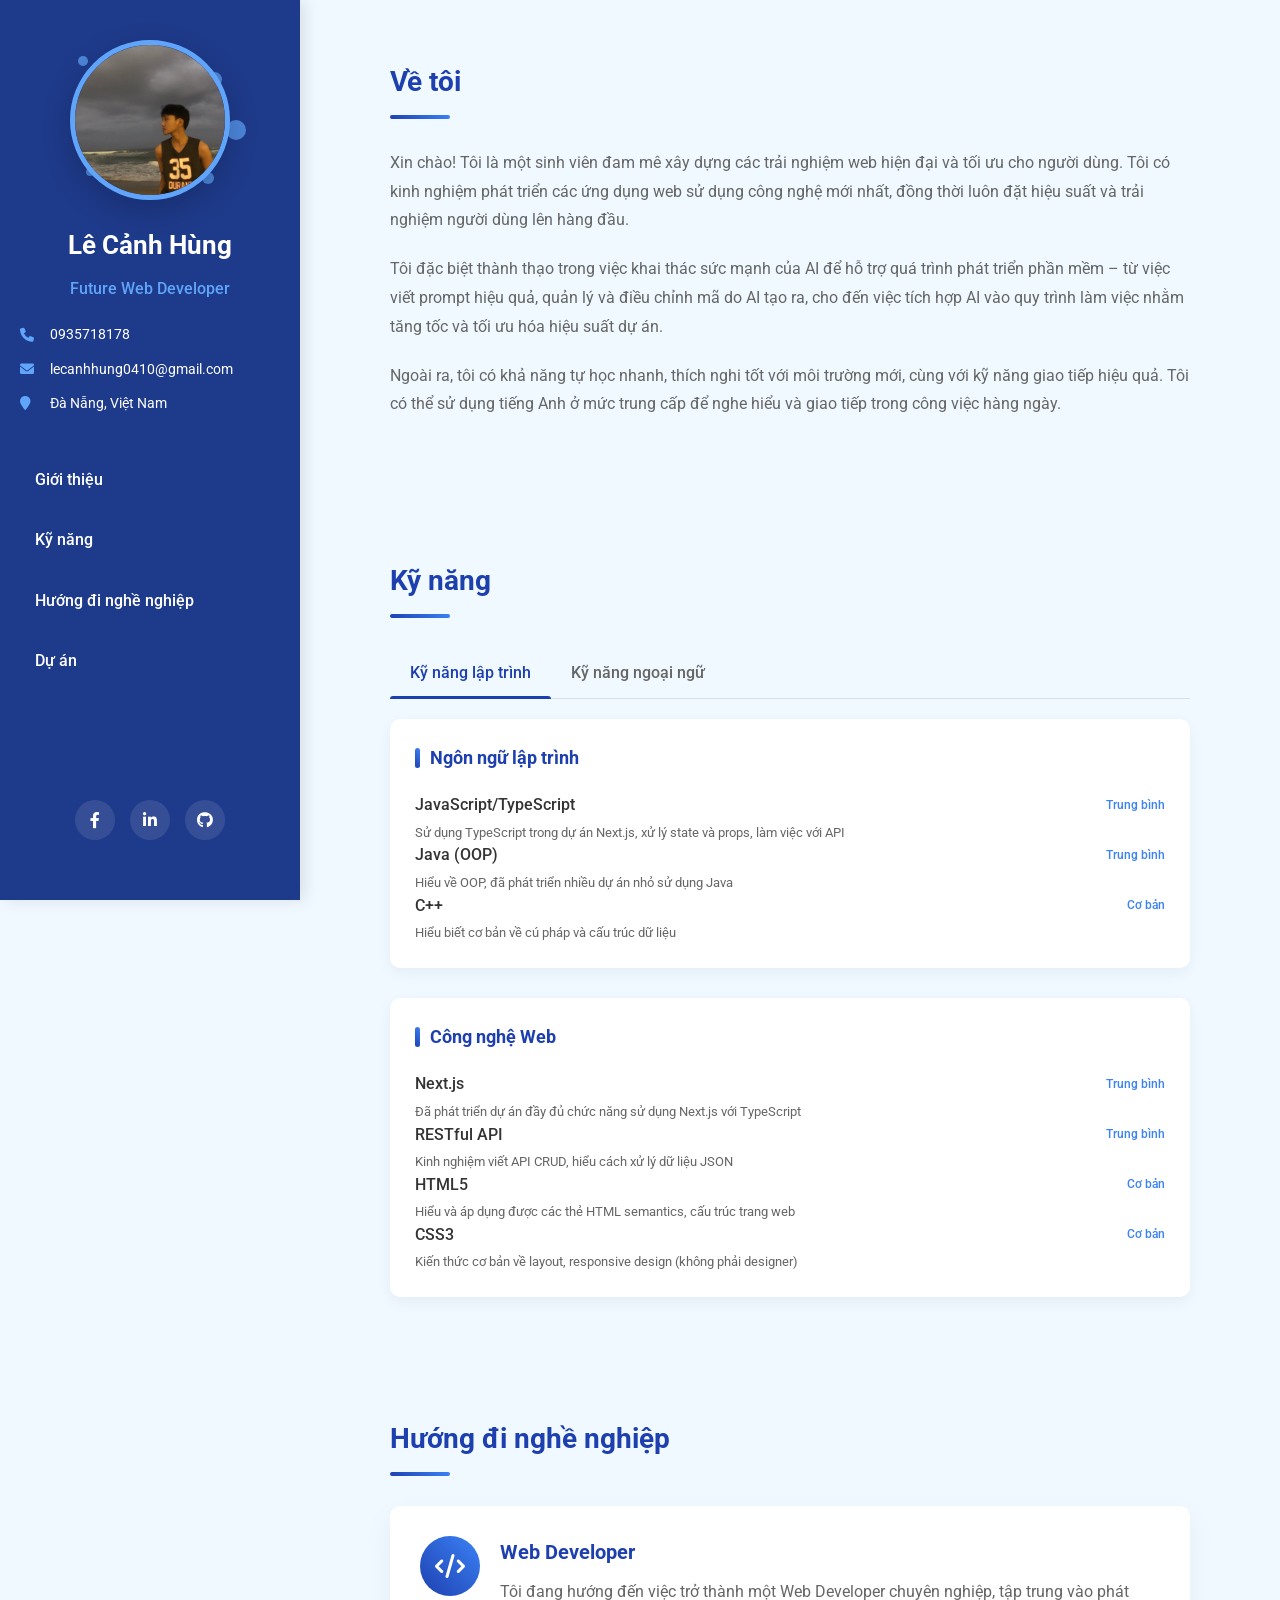
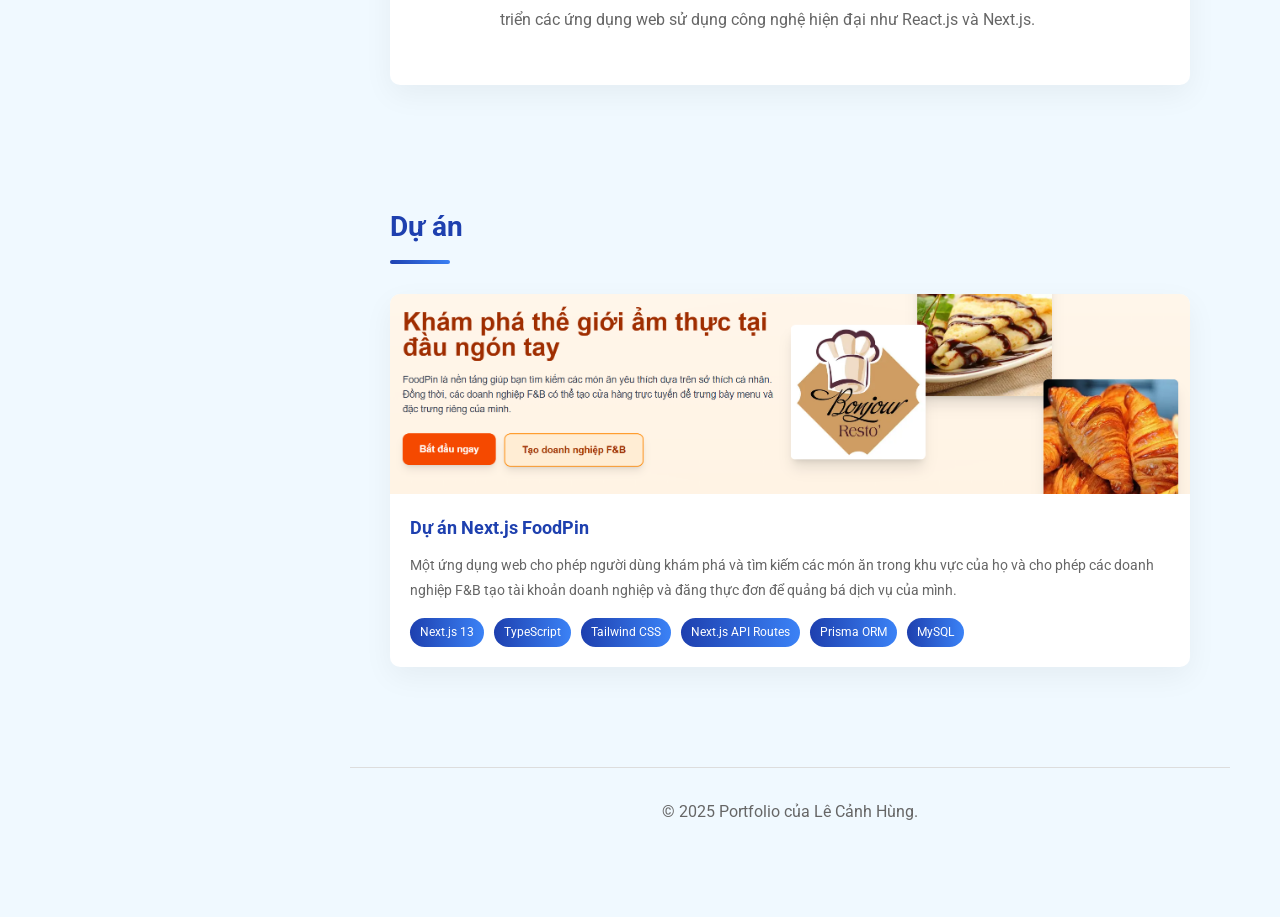
<file: index.html>
<!DOCTYPE html>
<html lang="vi">
<head>
    <meta charset="UTF-8">
    <meta name="viewport" content="width=device-width, initial-scale=1.0">
    <title>Portfolio của Lê Cảnh Hùng</title>
    <link rel="stylesheet" href="styles.css">
    <link rel="stylesheet" href="https://cdnjs.cloudflare.com/ajax/libs/font-awesome/6.0.0/css/all.min.css">
    <link href="https://fonts.googleapis.com/css2?family=Roboto:wght@300;400;500;700&display=swap" rel="stylesheet">
</head>
<body>
    <div class="container">
        <!-- Sidebar -->
        <aside class="sidebar">
            <div class="profile-container">
                <div class="profile-img">
                    <img src="\image\my-avartar.jpg" alt="Ảnh đại diện">
                </div>
                <div class="stars">
                    <div class="star star1"></div>
                    <div class="star star2"></div>
                    <div class="star star3"></div>
                    <div class="star star4"></div>
                    <div class="star star5"></div>
                </div>
            </div>
            <h1 class="name">Lê Cảnh Hùng</h1>
            <p class="title">Future Web Developer</p>
            
            <div class="contact-info">
                <div class="contact-item">
                    <i class="fas fa-phone"></i>
                    <span>0935718178</span>
                </div>
                <div class="contact-item">
                    <i class="fas fa-envelope"></i>
                    <span>lecanhhung0410@gmail.com</span>
                </div>
                <div class="contact-item">
                    <i class="fas fa-location-pin"></i>
                    <span>Đà Nẵng, Việt Nam</span>
                </div>
            </div>
            
            <nav class="navigation">
                <ul>
                    <li><a href="#about">Giới thiệu</a></li>
                    <li><a href="#skills">Kỹ năng</a></li>
                    <li><a href="#career">Hướng đi nghề nghiệp</a></li>
                    <li><a href="#projects">Dự án</a></li>
                </ul>
            </nav>
            
            <div class="social-links-sidebar">
                <a href="https://www.facebook.com/canhhung.le.35110/" class="social-icon" title="Facebook">
                    <i class="fab fa-facebook-f"></i>
                </a>
                <a href="https://www.linkedin.com/in/hung-le-canh-7953ab311/" class="social-icon" title="LinkedIn">
                    <i class="fab fa-linkedin-in"></i>
                </a>
                <a href="https://github.com/HungLeCanh" class="social-icon" title="GitHub">
                    <i class="fab fa-github"></i>
                </a>
            </div>
        </aside>

        <!-- Main Content -->
        <main class="main-content">
            <section id="about" class="about">
                <h2>Về tôi</h2>
                <div class="divider"></div>
                <p>Xin chào! Tôi là một sinh viên đam mê xây dựng các trải nghiệm web hiện đại và tối ưu cho người dùng. Tôi có kinh nghiệm phát triển các ứng dụng web sử dụng công nghệ mới nhất, đồng thời luôn đặt hiệu suất và trải nghiệm người dùng lên hàng đầu.</p>
                <p>Tôi đặc biệt thành thạo trong việc khai thác sức mạnh của AI để hỗ trợ quá trình phát triển phần mềm – từ việc viết prompt hiệu quả, quản lý và điều chỉnh mã do AI tạo ra, cho đến việc tích hợp AI vào quy trình làm việc nhằm tăng tốc và tối ưu hóa hiệu suất dự án.</p>
                <p>Ngoài ra, tôi có khả năng tự học nhanh, thích nghi tốt với môi trường mới, cùng với kỹ năng giao tiếp hiệu quả. Tôi có thể sử dụng tiếng Anh ở mức trung cấp để nghe hiểu và giao tiếp trong công việc hàng ngày.</p>
            </section>

            <section id="skills" class="skills">
                <h2>Kỹ năng</h2>
                <div class="divider"></div>
                
                <div class="tabs">
                    <div class="tab-header">
                        <div class="tab-btn active" data-tab="programming">Kỹ năng lập trình</div>
                        <div class="tab-btn" data-tab="language">Kỹ năng ngoại ngữ</div>
                    </div>
                    
                    <div class="tab-content">
                        <div class="tab-pane active" id="programming">
                            <div class="skill-categories">
                                <div class="skill-category">
                                    <h3>Ngôn ngữ lập trình</h3>
                                    <div class="skill-container">
                                        <div class="skill">
                                            <div class="skill-header">
                                                <div class="skill-name">JavaScript/TypeScript</div>
                                                <div class="skill-level-text">Trung bình</div>
                                            </div>
                                            <div class="skill-bar">
                                                <div class="skill-level" style="width: 70%"></div>
                                            </div>
                                            <div class="skill-description">
                                                Sử dụng TypeScript trong dự án Next.js, xử lý state và props, làm việc với API
                                            </div>
                                        </div>
                                        
                                        <div class="skill">
                                            <div class="skill-header">
                                                <div class="skill-name">Java (OOP)</div>
                                                <div class="skill-level-text">Trung bình</div>
                                            </div>
                                            <div class="skill-bar">
                                                <div class="skill-level" style="width: 60%"></div>
                                            </div>
                                            <div class="skill-description">
                                                Hiểu về OOP, đã phát triển nhiều dự án nhỏ sử dụng Java
                                            </div>
                                        </div>
                                        
                                        <div class="skill">
                                            <div class="skill-header">
                                                <div class="skill-name">C++</div>
                                                <div class="skill-level-text">Cơ bản</div>
                                            </div>
                                            <div class="skill-bar">
                                                <div class="skill-level" style="width: 45%"></div>
                                            </div>
                                            <div class="skill-description">
                                                Hiểu biết cơ bản về cú pháp và cấu trúc dữ liệu
                                            </div>
                                        </div>
                                    </div>
                                </div>
                                
                                <div class="skill-category">
                                    <h3>Công nghệ Web</h3>
                                    <div class="skill-container">
                                        <div class="skill">
                                            <div class="skill-header">
                                                <div class="skill-name">Next.js</div>
                                                <div class="skill-level-text">Trung bình</div>
                                            </div>
                                            <div class="skill-bar">
                                                <div class="skill-level" style="width: 65%"></div>
                                            </div>
                                            <div class="skill-description">
                                                Đã phát triển dự án đầy đủ chức năng sử dụng Next.js với TypeScript
                                            </div>
                                        </div>
                                        
                                        <div class="skill">
                                            <div class="skill-header">
                                                <div class="skill-name">RESTful API</div>
                                                <div class="skill-level-text">Trung bình</div>
                                            </div>
                                            <div class="skill-bar">
                                                <div class="skill-level" style="width: 60%"></div>
                                            </div>
                                            <div class="skill-description">
                                                Kinh nghiệm viết API CRUD, hiểu cách xử lý dữ liệu JSON
                                            </div>
                                        </div>
                                        
                                        <div class="skill">
                                            <div class="skill-header">
                                                <div class="skill-name">HTML5</div>
                                                <div class="skill-level-text">Cơ bản</div>
                                            </div>
                                            <div class="skill-bar">
                                                <div class="skill-level" style="width: 55%"></div>
                                            </div>
                                            <div class="skill-description">
                                                Hiểu và áp dụng được các thẻ HTML semantics, cấu trúc trang web
                                            </div>
                                        </div>
                                        
                                        <div class="skill">
                                            <div class="skill-header">
                                                <div class="skill-name">CSS3</div>
                                                <div class="skill-level-text">Cơ bản</div>
                                            </div>
                                            <div class="skill-bar">
                                                <div class="skill-level" style="width: 50%"></div>
                                            </div>
                                            <div class="skill-description">
                                                Kiến thức cơ bản về layout, responsive design (không phải designer)
                                            </div>
                                        </div>
                                    </div>
                                </div>
                            </div>
                        </div>
                        
                        <div class="tab-pane" id="language">
                            <div class="skill-container">
                                <div class="skill">
                                    <div class="skill-header">
                                        <div class="skill-name">Tiếng Anh - Nghe</div>
                                        <div class="skill-level-text">Khá tốt - Giao tiếp cơ bản</div>
                                    </div>
                                    <div class="skill-bar">
                                        <div class="skill-level" style="width: 75%"></div>
                                    </div>
                                </div>
                                <div class="skill">
                                    <div class="skill-header">
                                        <div class="skill-name">Tiếng Anh - Nói</div>
                                        <div class="skill-level-text">Khá - Giao tiếp cơ bản</div>
                                    </div>
                                    <div class="skill-bar">
                                        <div class="skill-level" style="width: 70%"></div>
                                    </div>
                                </div>
                                <div class="skill">
                                    <div class="skill-header">
                                        <div class="skill-name">Tiếng Anh - Đọc</div>
                                        <div class="skill-level-text">Khá - Đọc hiểu</div>
                                    </div>
                                    <div class="skill-bar">
                                        <div class="skill-level" style="width: 75%"></div>
                                    </div>
                                </div>
                                <div class="skill">
                                    <div class="skill-header">
                                        <div class="skill-name">Tiếng Anh - Viết</div>
                                        <div class="skill-level-text">Trung bình</div>
                                    </div>
                                    <div class="skill-bar">
                                        <div class="skill-level" style="width: 50%"></div>
                                    </div>
                                </div>
                            </div>
                        </div>
                    </div>
                </div>
            </section>
            <section id="career" class="career">
                <h2>Hướng đi nghề nghiệp</h2>
                <div class="divider"></div>
                <div class="career-path">
                    <div class="career-item">
                        <div class="career-icon">
                            <i class="fas fa-code"></i>
                        </div>
                        <div class="career-content">
                            <h3>Web Developer</h3>
                            <p>Tôi đang hướng đến việc trở thành một Web Developer chuyên nghiệp, tập trung vào phát triển các ứng dụng web sử dụng công nghệ hiện đại như React.js và Next.js.</p>
                        </div>
                    </div>
                </div>
            </section>

            <section id="projects" class="projects" onclick="window.location.href=`https://my-foods-review-website.vercel.app/`" style="cursor: pointer;">
                <h2>Dự án</h2>
                <div class="divider"></div>
                <div class="project-container">
                    <div class="project-card">
                        <div class="project-img">
                            <img src="\image\foodpin.png" alt="Dự án Next.js">
                        </div>
                        <div class="project-info">
                            <h3>Dự án Next.js FoodPin</h3>
                            <p>Một ứng dụng web cho phép người dùng khám phá và tìm kiếm các món ăn trong khu vực của họ và cho phép các doanh nghiệp F&B tạo tài khoản doanh nghiệp và đăng thực đơn để quảng bá dịch vụ của mình.</p>
                            <div class="project-tech">
                                <span>Next.js 13</span>
                                <span>TypeScript</span>
                                <span>Tailwind CSS</span>
                                <span>Next.js API Routes</span>
                                <span>Prisma ORM</span>
                                <span>MySQL</span>
                            </div>
                        </div>
                    </div>
                </div>
            </section>

            <footer>
                <p>&copy; 2025 Portfolio của Lê Cảnh Hùng.</p>
            </footer>
        </main>
    </div>
    
    <script>
        // Tab functionality
        document.addEventListener('DOMContentLoaded', function() {
            const tabBtns = document.querySelectorAll('.tab-btn');
            
            tabBtns.forEach(btn => {
                btn.addEventListener('click', function() {
                    // Remove active class from all buttons and tab panes
                    document.querySelectorAll('.tab-btn').forEach(b => b.classList.remove('active'));
                    document.querySelectorAll('.tab-pane').forEach(p => p.classList.remove('active'));
                    
                    // Add active class to clicked button
                    this.classList.add('active');
                    
                    // Show corresponding tab pane
                    const tabId = this.getAttribute('data-tab');
                    document.getElementById(tabId).classList.add('active');
                });
            });
        });
    </script>
</body>
</html>
</file>
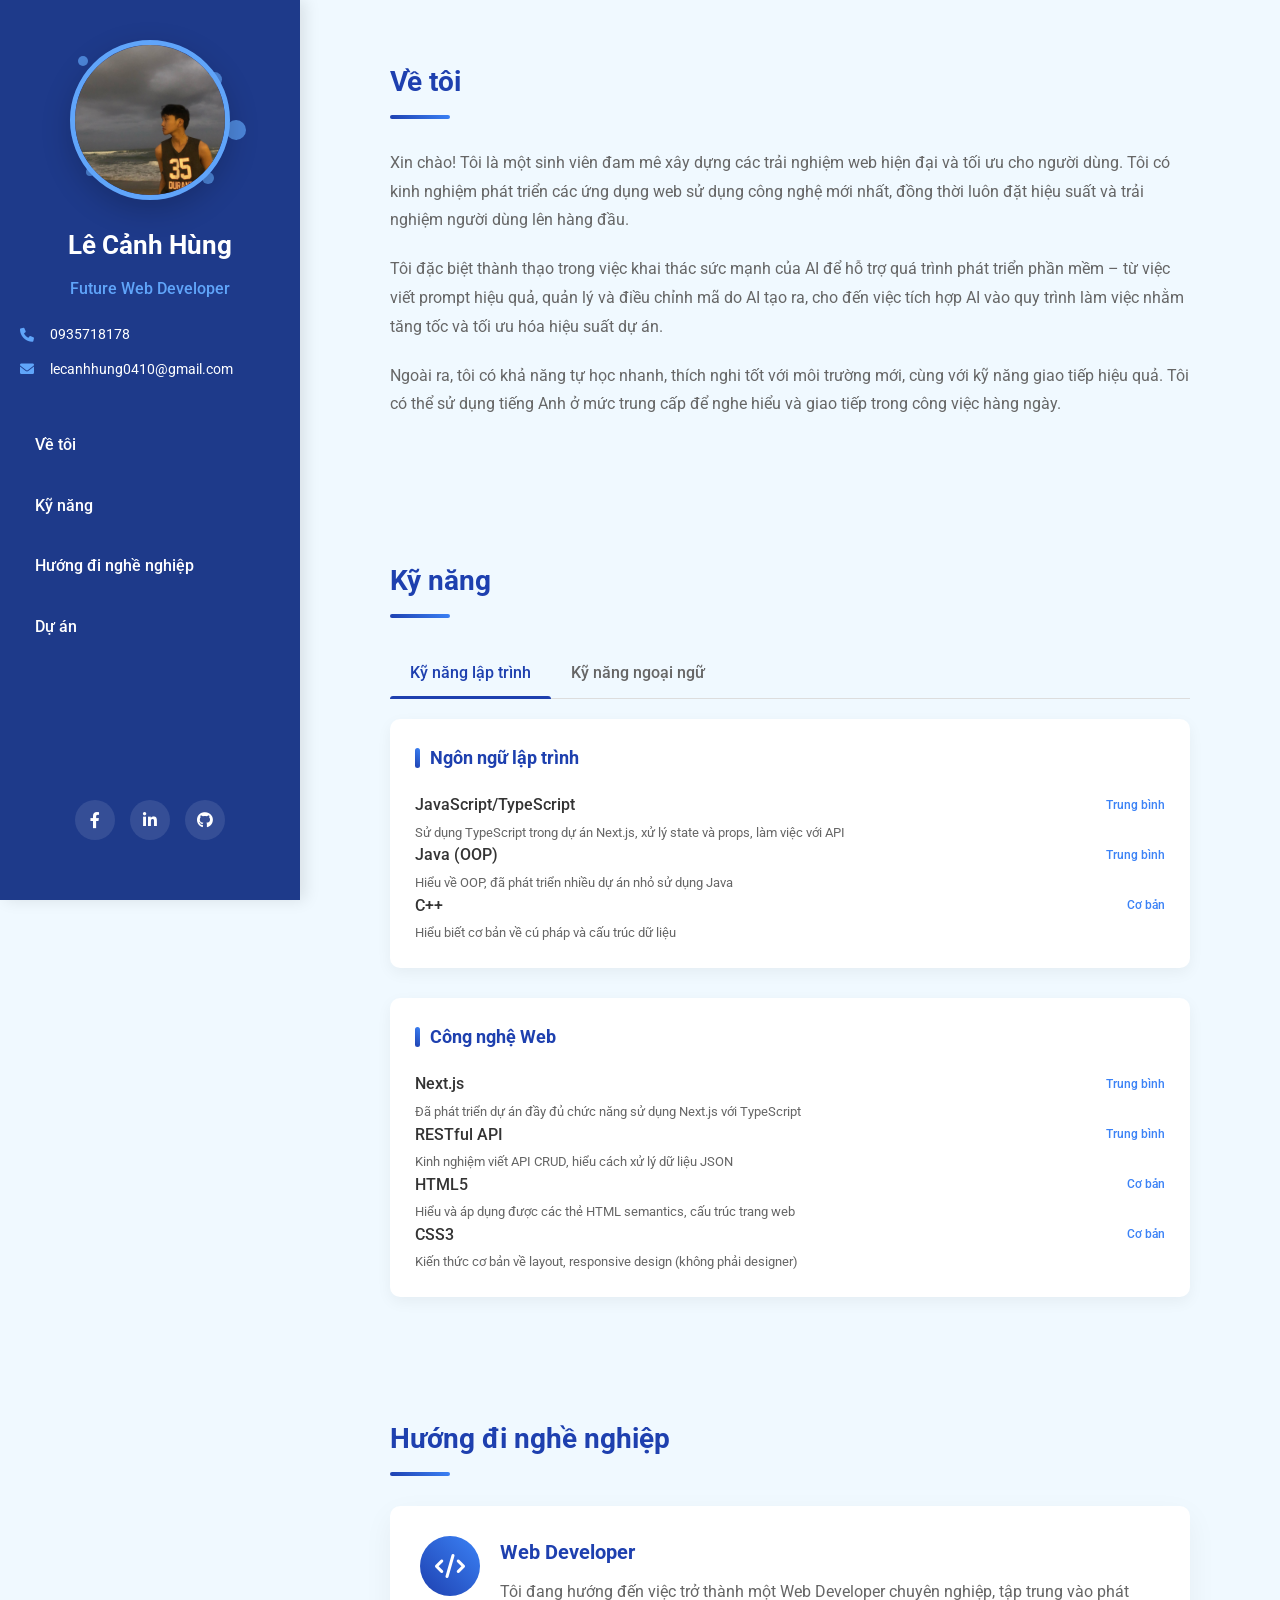
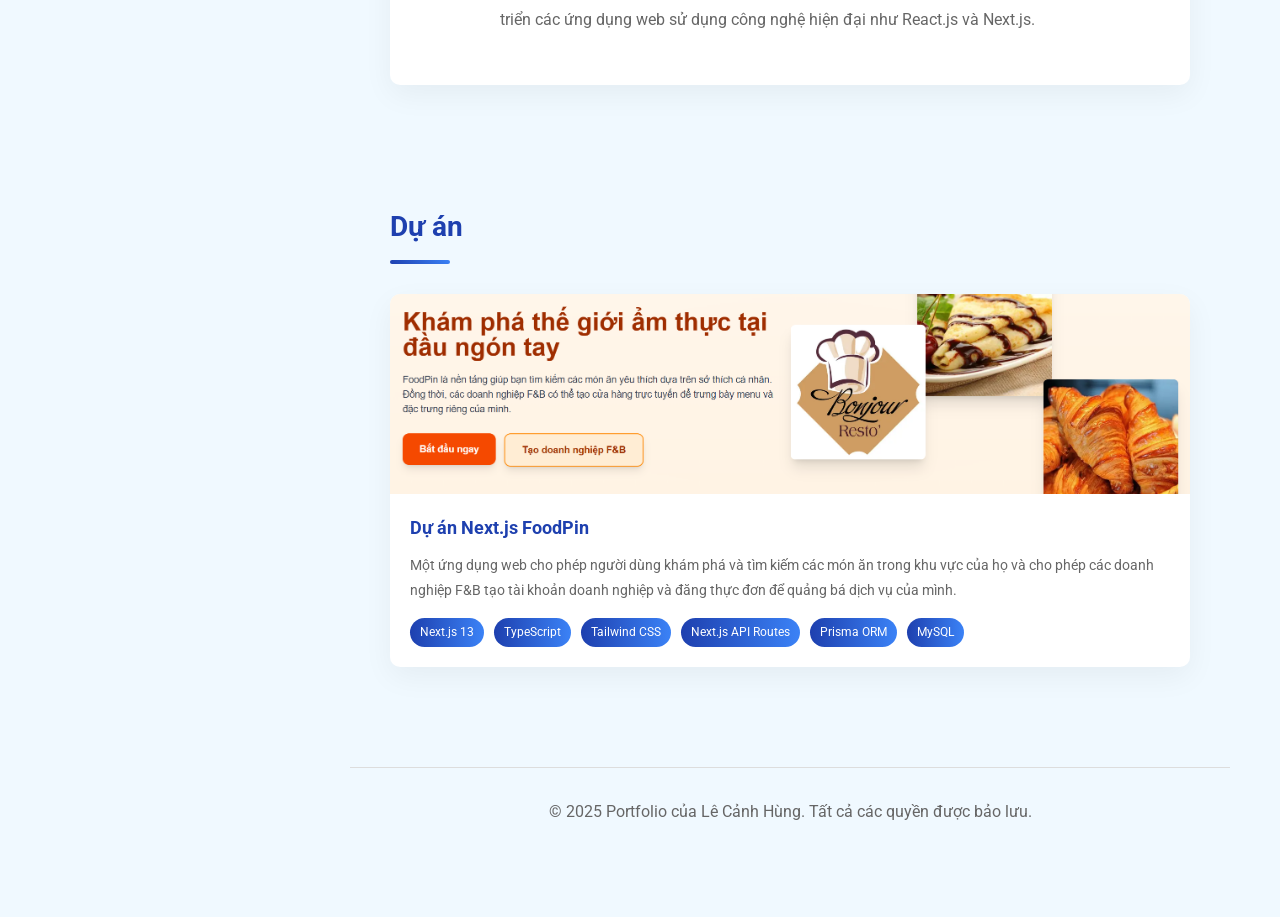
<file: PortFolio.html>
<!DOCTYPE html>
<html lang="vi">
<head>
    <meta charset="UTF-8">
    <meta name="viewport" content="width=device-width, initial-scale=1.0">
    <title>Portfolio của Lê Cảnh Hùng</title>
    <link rel="stylesheet" href="styles.css">
    <link rel="stylesheet" href="https://cdnjs.cloudflare.com/ajax/libs/font-awesome/6.0.0/css/all.min.css">
    <link href="https://fonts.googleapis.com/css2?family=Roboto:wght@300;400;500;700&display=swap" rel="stylesheet">
</head>
<body>
    <div class="container">
        <!-- Sidebar -->
        <aside class="sidebar">
            <div class="profile-container">
                <div class="profile-img">
                    <img src="\image\my-avartar.jpg" alt="Ảnh đại diện">
                </div>
                <div class="stars">
                    <div class="star star1"></div>
                    <div class="star star2"></div>
                    <div class="star star3"></div>
                    <div class="star star4"></div>
                    <div class="star star5"></div>
                </div>
            </div>
            <h1 class="name">Lê Cảnh Hùng</h1>
            <p class="title">Future Web Developer</p>
            
            <div class="contact-info">
                <div class="contact-item">
                    <i class="fas fa-phone"></i>
                    <span>0935718178</span>
                </div>
                <div class="contact-item">
                    <i class="fas fa-envelope"></i>
                    <span>lecanhhung0410@gmail.com</span>
                </div>
            </div>
            
            <nav class="navigation">
                <ul>
                    <li><a href="#about">Về tôi</a></li>
                    <li><a href="#skills">Kỹ năng</a></li>
                    <li><a href="#career">Hướng đi nghề nghiệp</a></li>
                    <li><a href="#projects">Dự án</a></li>
                </ul>
            </nav>
            
            <div class="social-links-sidebar">
                <a href="https://www.facebook.com/canhhung.le.35110/" class="social-icon" title="Facebook">
                    <i class="fab fa-facebook-f"></i>
                </a>
                <a href="https://www.linkedin.com/in/hung-le-canh-7953ab311/" class="social-icon" title="LinkedIn">
                    <i class="fab fa-linkedin-in"></i>
                </a>
                <a href="https://github.com/HungLeCanh" class="social-icon" title="GitHub">
                    <i class="fab fa-github"></i>
                </a>
            </div>
        </aside>

        <!-- Main Content -->
        <main class="main-content">
            <section id="about" class="about">
                <h2>Về tôi</h2>
                <div class="divider"></div>
                <p>Xin chào! Tôi là một sinh viên đam mê xây dựng các trải nghiệm web hiện đại và tối ưu cho người dùng. Tôi có kinh nghiệm phát triển các ứng dụng web sử dụng công nghệ mới nhất, đồng thời luôn đặt hiệu suất và trải nghiệm người dùng lên hàng đầu.</p>
                <p>Tôi đặc biệt thành thạo trong việc khai thác sức mạnh của AI để hỗ trợ quá trình phát triển phần mềm – từ việc viết prompt hiệu quả, quản lý và điều chỉnh mã do AI tạo ra, cho đến việc tích hợp AI vào quy trình làm việc nhằm tăng tốc và tối ưu hóa hiệu suất dự án.</p>
                <p>Ngoài ra, tôi có khả năng tự học nhanh, thích nghi tốt với môi trường mới, cùng với kỹ năng giao tiếp hiệu quả. Tôi có thể sử dụng tiếng Anh ở mức trung cấp để nghe hiểu và giao tiếp trong công việc hàng ngày.</p>
            </section>

            <section id="skills" class="skills">
                <h2>Kỹ năng</h2>
                <div class="divider"></div>
                
                <div class="tabs">
                    <div class="tab-header">
                        <div class="tab-btn active" data-tab="programming">Kỹ năng lập trình</div>
                        <div class="tab-btn" data-tab="language">Kỹ năng ngoại ngữ</div>
                    </div>
                    
                    <div class="tab-content">
                        <div class="tab-pane active" id="programming">
                            <div class="skill-categories">
                                <div class="skill-category">
                                    <h3>Ngôn ngữ lập trình</h3>
                                    <div class="skill-container">
                                        <div class="skill">
                                            <div class="skill-header">
                                                <div class="skill-name">JavaScript/TypeScript</div>
                                                <div class="skill-level-text">Trung bình</div>
                                            </div>
                                            <div class="skill-bar">
                                                <div class="skill-level" style="width: 70%"></div>
                                            </div>
                                            <div class="skill-description">
                                                Sử dụng TypeScript trong dự án Next.js, xử lý state và props, làm việc với API
                                            </div>
                                        </div>
                                        
                                        <div class="skill">
                                            <div class="skill-header">
                                                <div class="skill-name">Java (OOP)</div>
                                                <div class="skill-level-text">Trung bình</div>
                                            </div>
                                            <div class="skill-bar">
                                                <div class="skill-level" style="width: 60%"></div>
                                            </div>
                                            <div class="skill-description">
                                                Hiểu về OOP, đã phát triển nhiều dự án nhỏ sử dụng Java
                                            </div>
                                        </div>
                                        
                                        <div class="skill">
                                            <div class="skill-header">
                                                <div class="skill-name">C++</div>
                                                <div class="skill-level-text">Cơ bản</div>
                                            </div>
                                            <div class="skill-bar">
                                                <div class="skill-level" style="width: 45%"></div>
                                            </div>
                                            <div class="skill-description">
                                                Hiểu biết cơ bản về cú pháp và cấu trúc dữ liệu
                                            </div>
                                        </div>
                                    </div>
                                </div>
                                
                                <div class="skill-category">
                                    <h3>Công nghệ Web</h3>
                                    <div class="skill-container">
                                        <div class="skill">
                                            <div class="skill-header">
                                                <div class="skill-name">Next.js</div>
                                                <div class="skill-level-text">Trung bình</div>
                                            </div>
                                            <div class="skill-bar">
                                                <div class="skill-level" style="width: 65%"></div>
                                            </div>
                                            <div class="skill-description">
                                                Đã phát triển dự án đầy đủ chức năng sử dụng Next.js với TypeScript
                                            </div>
                                        </div>
                                        
                                        <div class="skill">
                                            <div class="skill-header">
                                                <div class="skill-name">RESTful API</div>
                                                <div class="skill-level-text">Trung bình</div>
                                            </div>
                                            <div class="skill-bar">
                                                <div class="skill-level" style="width: 60%"></div>
                                            </div>
                                            <div class="skill-description">
                                                Kinh nghiệm viết API CRUD, hiểu cách xử lý dữ liệu JSON
                                            </div>
                                        </div>
                                        
                                        <div class="skill">
                                            <div class="skill-header">
                                                <div class="skill-name">HTML5</div>
                                                <div class="skill-level-text">Cơ bản</div>
                                            </div>
                                            <div class="skill-bar">
                                                <div class="skill-level" style="width: 55%"></div>
                                            </div>
                                            <div class="skill-description">
                                                Hiểu và áp dụng được các thẻ HTML semantics, cấu trúc trang web
                                            </div>
                                        </div>
                                        
                                        <div class="skill">
                                            <div class="skill-header">
                                                <div class="skill-name">CSS3</div>
                                                <div class="skill-level-text">Cơ bản</div>
                                            </div>
                                            <div class="skill-bar">
                                                <div class="skill-level" style="width: 50%"></div>
                                            </div>
                                            <div class="skill-description">
                                                Kiến thức cơ bản về layout, responsive design (không phải designer)
                                            </div>
                                        </div>
                                    </div>
                                </div>
                            </div>
                        </div>
                        
                        <div class="tab-pane" id="language">
                            <div class="skill-container">
                                <div class="skill">
                                    <div class="skill-header">
                                        <div class="skill-name">Tiếng Anh - Nghe</div>
                                        <div class="skill-level-text">Khá tốt - Giao tiếp cơ bản</div>
                                    </div>
                                    <div class="skill-bar">
                                        <div class="skill-level" style="width: 75%"></div>
                                    </div>
                                </div>
                                <div class="skill">
                                    <div class="skill-header">
                                        <div class="skill-name">Tiếng Anh - Nói</div>
                                        <div class="skill-level-text">Khá - Giao tiếp cơ bản</div>
                                    </div>
                                    <div class="skill-bar">
                                        <div class="skill-level" style="width: 70%"></div>
                                    </div>
                                </div>
                                <div class="skill">
                                    <div class="skill-header">
                                        <div class="skill-name">Tiếng Anh - Đọc</div>
                                        <div class="skill-level-text">Khá - Đọc hiểu</div>
                                    </div>
                                    <div class="skill-bar">
                                        <div class="skill-level" style="width: 75%"></div>
                                    </div>
                                </div>
                                <div class="skill">
                                    <div class="skill-header">
                                        <div class="skill-name">Tiếng Anh - Viết</div>
                                        <div class="skill-level-text">Trung bình</div>
                                    </div>
                                    <div class="skill-bar">
                                        <div class="skill-level" style="width: 50%"></div>
                                    </div>
                                </div>
                            </div>
                        </div>
                    </div>
                </div>
            </section>
            <section id="career" class="career">
                <h2>Hướng đi nghề nghiệp</h2>
                <div class="divider"></div>
                <div class="career-path">
                    <div class="career-item">
                        <div class="career-icon">
                            <i class="fas fa-code"></i>
                        </div>
                        <div class="career-content">
                            <h3>Web Developer</h3>
                            <p>Tôi đang hướng đến việc trở thành một Web Developer chuyên nghiệp, tập trung vào phát triển các ứng dụng web sử dụng công nghệ hiện đại như React.js và Next.js.</p>
                        </div>
                    </div>
                </div>
            </section>

            <section id="projects" class="projects" onclick="window.location.href=`https://my-foods-review-website.vercel.app/`" style="cursor: pointer;">
                <h2>Dự án</h2>
                <div class="divider"></div>
                <div class="project-container">
                    <div class="project-card">
                        <div class="project-img">
                            <img src="\image\foodpin.png" alt="Dự án Next.js">
                        </div>
                        <div class="project-info">
                            <h3>Dự án Next.js FoodPin</h3>
                            <p>Một ứng dụng web cho phép người dùng khám phá và tìm kiếm các món ăn trong khu vực của họ và cho phép các doanh nghiệp F&B tạo tài khoản doanh nghiệp và đăng thực đơn để quảng bá dịch vụ của mình.</p>
                            <div class="project-tech">
                                <span>Next.js 13</span>
                                <span>TypeScript</span>
                                <span>Tailwind CSS</span>
                                <span>Next.js API Routes</span>
                                <span>Prisma ORM</span>
                                <span>MySQL</span>
                            </div>
                        </div>
                    </div>
                </div>
            </section>

            <footer>
                <p>&copy; 2025 Portfolio của Lê Cảnh Hùng. Tất cả các quyền được bảo lưu.</p>
            </footer>
        </main>
    </div>
    
    <script>
        // Tab functionality
        document.addEventListener('DOMContentLoaded', function() {
            const tabBtns = document.querySelectorAll('.tab-btn');
            
            tabBtns.forEach(btn => {
                btn.addEventListener('click', function() {
                    // Remove active class from all buttons and tab panes
                    document.querySelectorAll('.tab-btn').forEach(b => b.classList.remove('active'));
                    document.querySelectorAll('.tab-pane').forEach(p => p.classList.remove('active'));
                    
                    // Add active class to clicked button
                    this.classList.add('active');
                    
                    // Show corresponding tab pane
                    const tabId = this.getAttribute('data-tab');
                    document.getElementById(tabId).classList.add('active');
                });
            });
        });
    </script>
</body>
</html>
</file>
<file: styles.css>
:root {
    --primary-color: #1e40af; /* Xanh dương đậm */
    --secondary-color: #3b82f6; /* Xanh dương sáng */
    --accent-color: #60a5fa; /* Xanh dương nhạt */
    --background-color: #f0f9ff; /* Nền xanh rất nhạt */
    --sidebar-bg: #1e3a8a; /* Xanh dương rất đậm */
    --text-color: #333;
    --light-text-color: #666;
    --sidebar-text-color: #fff;
    --border-color: #ddd;
    --card-bg: #fff;
    --gradient: linear-gradient(45deg, #1e40af, #3b82f6);
}

* {
    margin: 0;
    padding: 0;
    box-sizing: border-box;
}

body {
    font-family: 'Roboto', sans-serif;
    line-height: 1.6;
    color: var(--text-color);
    background-color: var(--background-color);
    overflow-x: hidden;
}

.container {
    display: flex;
    min-height: 100vh;
}

/* Sidebar Styles */
.sidebar {
    width: 300px;
    /* height: 100vh; */
    background-color: var(--sidebar-bg);
    color: var(--sidebar-text-color);
    padding: 40px 20px;
    position: fixed;
    left: 0;
    top: 0;
    bottom: 0;
    display: flex;
    flex-direction: column;
    align-items: center;
    overflow-y: auto;
    z-index: 10;
    box-shadow: 5px 0 15px rgba(0, 0, 0, 0.1);
}

.profile-container {
    position: relative;
    width: 160px;
    height: 160px;
    margin: 0 auto 25px;
}

.profile-img {
    width: 100%;
    height: 100%;
    border-radius: 50%;
    overflow: hidden;
    position: relative;
    z-index: 1;
    box-shadow: 0 10px 30px rgba(0, 0, 0, 0.2);
    animation: pulse 2s infinite;
    border: 5px solid var(--accent-color);
}

.profile-img img {
    width: 100%;
    height: 100%;
    object-fit: cover;
}

.stars {
    position: absolute;
    top: 0;
    left: 0;
    width: 100%;
    height: 100%;
}

.star {
    position: absolute;
    background-color: var(--accent-color);
    border-radius: 50%;
    opacity: 0.7;
    animation: twinkle 3s infinite;
}

.star1 {
    width: 10px;
    height: 10px;
    top: 10%;
    left: 5%;
    animation-delay: 0s;
}

.star2 {
    width: 15px;
    height: 15px;
    top: 20%;
    right: 5%;
    animation-delay: 0.5s;
}

.star3 {
    width: 8px;
    height: 8px;
    bottom: 15%;
    left: 10%;
    animation-delay: 1s;
}

.star4 {
    width: 12px;
    height: 12px;
    bottom: 10%;
    right: 10%;
    animation-delay: 1.5s;
}

.star5 {
    width: 20px;
    height: 20px;
    top: 50%;
    right: -10%;
    animation-delay: 2s;
}

.name {
    font-size: 26px;
    font-weight: 700;
    margin-bottom: 8px;
    color: var(--sidebar-text-color);
    animation: fadeInUp 1s ease;
    text-align: center;
}

.title {
    font-size: 16px;
    font-weight: 500;
    color: var(--accent-color);
    margin-bottom: 20px;
    animation: fadeInUp 1s ease 0.3s;
    animation-fill-mode: both;
    text-align: center;
}

.contact-info {
    margin-bottom: 20px;
    width: 100%;
}

.contact-item {
    display: flex;
    align-items: center;
    gap: 10px;
    margin-bottom: 12px;
    color: var(--sidebar-text-color);
    font-size: 14px;
}

.contact-item i {
    width: 20px;
    color: var(--accent-color);
}

.contact-item span {
    word-break: break-word;
}

.navigation {
    width: 100%;
    margin-top: 10px;
}

.navigation ul {
    list-style: none;
    padding: 0;
}

.navigation ul li {
    margin-bottom: 15px;
}

.navigation ul li a {
    display: block;
    padding: 10px 15px;
    color: var(--sidebar-text-color);
    text-decoration: none;
    border-radius: 5px;
    transition: all 0.3s ease;
    font-weight: 500;
    font-size: 16px;
}

.navigation ul li a:hover {
    background-color: rgba(255, 255, 255, 0.1);
    transform: translateX(5px);
}

.social-links-sidebar {
    display: flex;
    justify-content: center;
    gap: 15px;
    margin-top: auto;
    padding: 20px 0;
    width: 100%;
}

.social-icon {
    display: flex;
    align-items: center;
    justify-content: center;
    width: 40px;
    height: 40px;
    background-color: rgba(255, 255, 255, 0.1);
    border-radius: 50%;
    color: var(--sidebar-text-color);
    text-decoration: none;
    transition: all 0.3s ease;
}

.social-icon:hover {
    background-color: var(--accent-color);
    transform: translateY(-3px);
}

/* Main Content Styles */
.main-content {
    flex: 1;
    margin-left: 300px;
    padding: 40px 50px;
}

section {
    padding: 60px 0;
    animation: fadeIn 1s ease;
    max-width: 800px;
    margin: 0 auto;
    scroll-margin-top: 20px;
}

section:first-child {
    padding-top: 20px;
}

h2 {
    font-size: 28px;
    font-weight: 700;
    color: var(--primary-color);
    margin-bottom: 10px;
}

.divider {
    height: 4px;
    width: 60px;
    background: var(--gradient);
    margin-bottom: 30px;
    border-radius: 2px;
}

p {
    font-size: 16px;
    line-height: 1.8;
    color: var(--light-text-color);
    margin-bottom: 20px;
}

/* Tab Styles */
.tabs {
    margin-top: 20px;
}

.tab-header {
    display: flex;
    margin-bottom: 20px;
    border-bottom: 1px solid var(--border-color);
}

.tab-btn {
    padding: 12px 20px;
    background: transparent;
    border: none;
    color: var(--light-text-color);
    font-weight: 500;
    font-size: 16px;
    cursor: pointer;
    position: relative;
    transition: all 0.3s ease;
}

.tab-btn:hover {
    color: var(--primary-color);
}

.tab-btn.active {
    color: var(--primary-color);
}

.tab-btn.active::after {
    content: '';
    position: absolute;
    bottom: -1px;
    left: 0;
    width: 100%;
    height: 3px;
    background: var(--primary-color);
    border-top-left-radius: 3px;
    border-top-right-radius: 3px;
}

.tab-content {
    position: relative;
}

.tab-pane {
    display: none;
    animation: fadeIn 0.5s ease;
}

.tab-pane.active {
    display: block;
}

/* Skills Section */
/* Additional CSS for Skills Section */
.skill-categories {
    display: flex;
    flex-direction: column;
    gap: 30px;
}

.skill-category {
    background-color: var(--card-bg);
    border-radius: 10px;
    padding: 25px;
    box-shadow: 0 5px 15px rgba(0, 0, 0, 0.05);
}

.skill-category h3 {
    color: var(--primary-color);
    margin-bottom: 20px;
    font-size: 18px;
    position: relative;
    padding-left: 15px;
}

.skill-category h3::before {
    content: '';
    position: absolute;
    left: 0;
    top: 50%;
    transform: translateY(-50%);
    width: 5px;
    height: 20px;
    background: var(--gradient);
    border-radius: 3px;
}

.skill-header {
    display: flex;
    justify-content: space-between;
    align-items: center;
    margin-bottom: 5px;
}

.skill-name {
    font-weight: 500;
    color: var(--text-color);
}

.skill-level-text {
    font-size: 12px;
    color: var(--secondary-color);
    font-weight: 500;
}

.skill-description {
    font-size: 13px;
    color: var(--light-text-color);
    margin-top: 5px;
    line-height: 1.5;
}

/* Responsive adjustments */
@media (max-width: 768px) {
    .skill-category {
        padding: 20px;
    }
    
    .skill-header {
        flex-direction: column;
        align-items: flex-start;
        gap: 5px;
    }
}

/* Career Section */
.career-path {
    display: flex;
    flex-direction: column;
    gap: 30px;
}

.career-item {
    display: flex;
    gap: 20px;
    background-color: var(--card-bg);
    padding: 30px;
    border-radius: 10px;
    box-shadow: 0 10px 30px rgba(0, 0, 0, 0.05);
    transition: transform 0.3s ease, box-shadow 0.3s ease;
}

.career-item:hover {
    transform: translateY(-5px);
    box-shadow: 0 15px 40px rgba(30, 64, 175, 0.1);
}

.career-icon {
    display: flex;
    align-items: center;
    justify-content: center;
    width: 60px;
    height: 60px;
    background: var(--gradient);
    border-radius: 50%;
    flex-shrink: 0;
}

.career-icon i {
    font-size: 24px;
    color: white;
}

.career-content {
    flex: 1;
}

.career-content h3 {
    font-size: 20px;
    margin-bottom: 10px;
    color: var(--primary-color);
}

/* Projects Section */
.project-container {
    display: grid;
    grid-template-columns: repeat(auto-fit, minmax(300px, 1fr));
    gap: 30px;
    margin-top: 20px;
}

.project-card {
    background-color: var(--card-bg);
    border-radius: 10px;
    overflow: hidden;
    box-shadow: 0 10px 30px rgba(0, 0, 0, 0.05);
    transition: transform 0.3s ease, box-shadow 0.3s ease;
}

.project-card:hover {
    transform: translateY(-5px);
    box-shadow: 0 15px 40px rgba(30, 64, 175, 0.1);
}

.project-img {
    width: 100%;
    height: 200px;
    overflow: hidden;
}

.project-img img {
    width: 100%;
    height: 100%;
    object-fit: cover;
    transition: transform 0.5s ease;
}

.project-card:hover .project-img img {
    transform: scale(1.05);
}

.project-info {
    padding: 20px;
}

.project-info h3 {
    font-size: 18px;
    margin-bottom: 10px;
    color: var(--primary-color);
}

.project-info p {
    font-size: 14px;
    margin-bottom: 15px;
}

.project-tech {
    display: flex;
    flex-wrap: wrap;
    gap: 10px;
}

.project-tech span {
    font-size: 12px;
    background: linear-gradient(to right, var(--primary-color), var(--secondary-color));
    color: white;
    padding: 5px 10px;
    border-radius: 20px;
}

footer {
    text-align: center;
    padding: 30px 0;
    color: var(--light-text-color);
    margin-top: 40px;
    border-top: 1px solid var(--border-color);
}

/* Animations */
@keyframes fadeInUp {
    from {
        opacity: 0;
        transform: translateY(20px);
    }
    to {
        opacity: 1;
        transform: translateY(0);
    }
}

@keyframes fadeIn {
    from {
        opacity: 0;
    }
    to {
        opacity: 1;
    }
}

@keyframes skillFill {
    from {
        width: 0;
    }
}

@keyframes pulse {
    0% {
        box-shadow: 0 0 0 0 rgba(96, 165, 250, 0.7);
    }
    70% {
        box-shadow: 0 0 0 15px rgba(96, 165, 250, 0);
    }
    100% {
        box-shadow: 0 0 0 0 rgba(96, 165, 250, 0);
    }
}

@keyframes twinkle {
    0% {
        opacity: 0.3;
        transform: scale(1);
    }
    50% {
        opacity: 0.7;
        transform: scale(1.2);
    }
    100% {
        opacity: 0.3;
        transform: scale(1);
    }
}

/* Responsive Styles */
@media (max-width: 992px) {
    .container {
        flex-direction: column;
    }
    
    .sidebar {
        width: 100%;
        position: relative;
        padding: 20px;
        height: auto;
    }
    
    .main-content {
        margin-left: 0;
        padding: 20px;
    }
    
    .profile-container {
        width: 140px;
        height: 140px;
    }
    
    .navigation ul {
        display: flex;
        flex-wrap: wrap;
        justify-content: center;
        gap: 10px;
    }
    
    .navigation ul li {
        margin-bottom: 0;
    }
    
    .navigation ul li a {
        padding: 8px 15px;
        font-size: 14px;
    }
    
    .career-item {
        flex-direction: column;
        align-items: center;
        text-align: center;
        padding: 20px;
    }
    
    .contact-info {
        text-align: center;
    }
    
    .contact-item {
        justify-content: center;
    }
}

@media (max-width: 768px) {
    h2 {
        font-size: 24px;
    }
    
    .name {
        font-size: 24px;
    }
    
    .title {
        font-size: 16px;
    }
    
    .tab-header {
        flex-wrap: wrap;
    }
    
    .tab-btn {
        padding: 10px 15px;
        font-size: 14px;
    }
}

@media (max-width: 576px) {
    .profile-container {
        width: 120px;
        height: 120px;
    }
    
    .navigation ul li a {
        padding: 6px 12px;
        font-size: 12px;
    }
    
    .tab-btn {
        flex: 1;
        text-align: center;
    }
}
</file>
